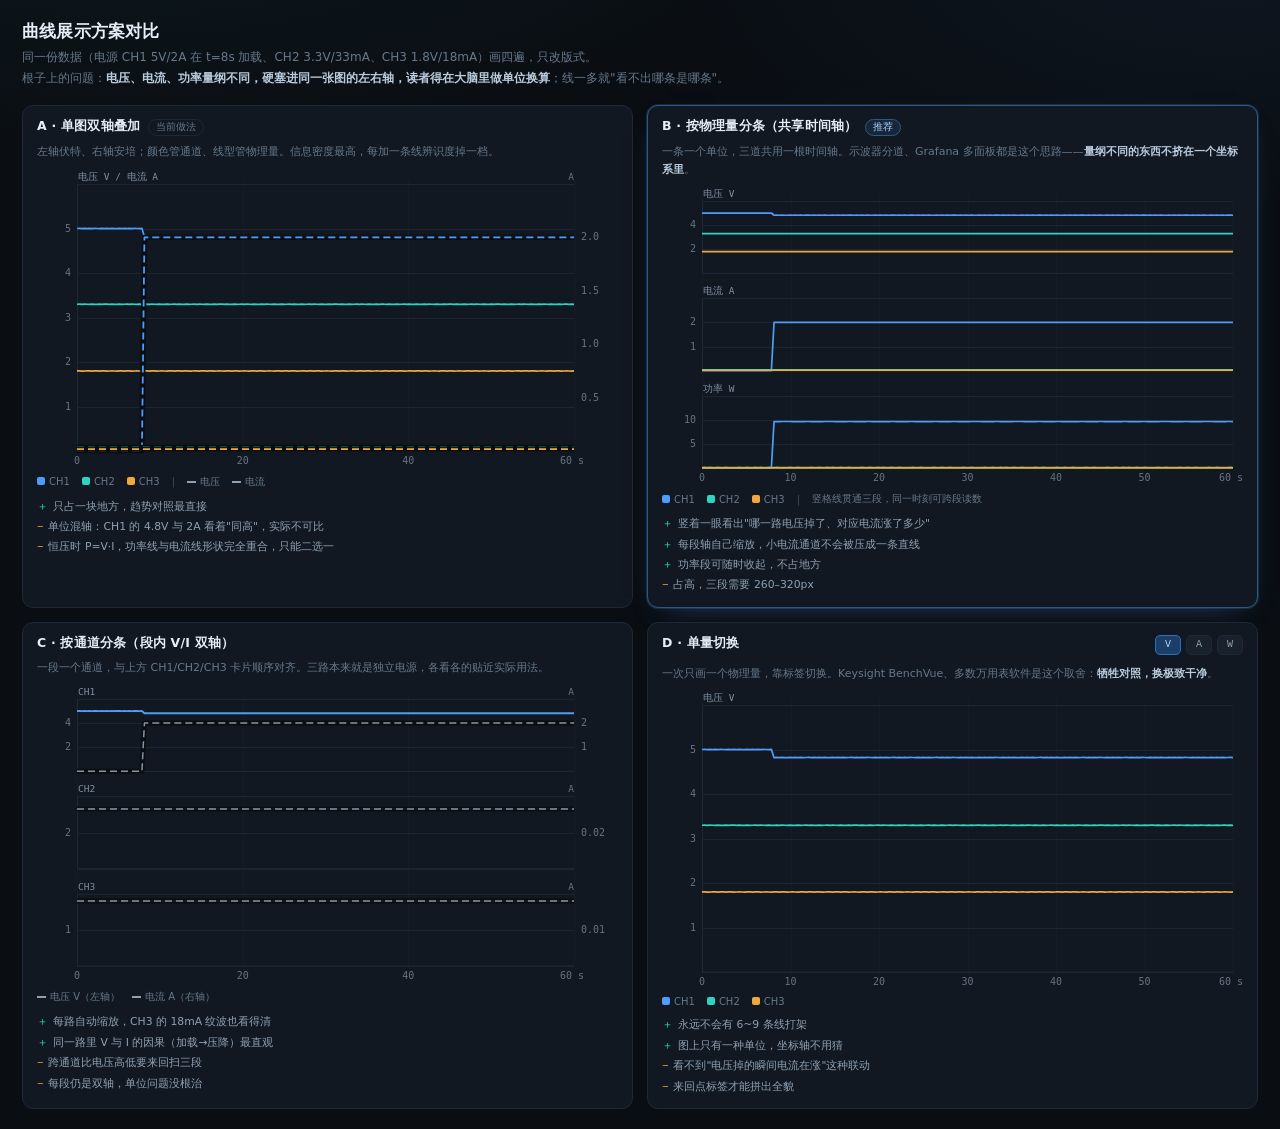
<file: preview/曲线方案对比.html>
<!DOCTYPE html>
<html lang="zh-CN">
<head>
<meta charset="utf-8">
<title>曲线展示方案对比 · ITECH 测试台</title>
<style>
  :root{
    --bg:#0a0e13; --panel:#111821; --panel-2:#151d28; --line:#1e2836; --line-soft:#18212c;
    --text:#e6eef7; --dim:#8fa0b3; --dim-2:#66788b;
    --accent:#4f9cf9; --ok:#2dd4bf; --warn:#f0a83c;
    --mono:"JetBrains Mono","Cascadia Mono",Consolas,monospace;
  }
  *{box-sizing:border-box}
  body{margin:0;background:var(--bg);color:var(--text);
    font-family:"Segoe UI","Microsoft YaHei",system-ui,sans-serif;font-size:13px;
    background-image:radial-gradient(1100px 460px at 10% -12%,rgba(45,212,191,.06),transparent 62%),
                     radial-gradient(900px 420px at 96% -4%,rgba(79,156,249,.06),transparent 62%);
    padding:20px 22px 28px}
  h1{font-size:17px;margin:0 0 4px;font-weight:600;letter-spacing:.2px}
  .sub{color:var(--dim-2);font-size:12px;margin:0 0 16px;line-height:1.75;max-width:1100px}
  .sub b{color:#b9cbdd;font-weight:600}
  .grid{display:grid;grid-template-columns:repeat(2,minmax(0,1fr));gap:14px;max-width:1250px}
  .card{background:var(--panel);border:1px solid var(--line);border-radius:11px;padding:12px 14px 11px;
        display:flex;flex-direction:column;min-width:0;position:relative}
  .card.pick{border-color:#2b5a86;box-shadow:0 0 0 1px rgba(79,156,249,.18),0 10px 30px -20px rgba(79,156,249,.6)}
  .ch-head{display:flex;align-items:baseline;gap:8px;margin-bottom:2px}
  .ch-head h2{font-size:12.5px;margin:0;font-weight:600;letter-spacing:.2px}
  .ch-head .tag{font-family:var(--mono);font-size:9.5px;color:var(--dim-2);border:1px solid var(--line);
    border-radius:20px;padding:1px 7px}
  .card.pick .tag{color:#a9d3ff;border-color:#2b5a86;background:rgba(79,156,249,.1)}
  .why{color:var(--dim-2);font-size:11px;margin:5px 0 8px;line-height:1.6;min-height:16px}
  .why b{color:#b9cbdd;font-weight:600}
  .cv-wrap{position:relative;height:300px;border-radius:8px;overflow:hidden}
  canvas{width:100%;height:100%;display:block}
  .notes{list-style:none;margin:8px 0 0;padding:0;font-size:10.8px;color:var(--dim);line-height:1.8;
         display:flex;flex-direction:column;gap:0}
  .notes li::before{content:"＋";color:var(--ok);margin-right:5px;font-family:var(--mono)}
  .notes li.c::before{content:"−";color:var(--warn)}
  .legend{display:flex;gap:12px;font-size:10px;color:var(--dim-2);align-items:center;margin-top:6px;flex-wrap:wrap}
  .legend i{display:inline-block;width:9px;height:0;border-top:2px solid #8fa0b3;margin-right:4px;vertical-align:2px}
  .legend .sq{width:8px;height:8px;border:0;border-radius:2px;vertical-align:0px}
  .tabs{display:flex;gap:5px}
  .tabs button{font-family:var(--mono);font-size:10px;height:20px;padding:0 9px;border-radius:5px;
    border:1px solid var(--line);background:#18212c;color:var(--dim);cursor:pointer}
  .tabs button.on{background:#1b3f68;border-color:#2f6fb8;color:#a9d3ff}
  .topbar{display:flex;align-items:center;gap:9px;margin-bottom:5px}
  .topbar .sp{flex:1}
  @media (max-width:1080px){.grid{grid-template-columns:1fr}}
</style>
</head>
<body>

<h1>曲线展示方案对比</h1>
<p class="sub">
  同一份数据（电源 CH1 5V/2A 在 t=8s 加载、CH2 3.3V/33mA、CH3 1.8V/18mA）画四遍，只改版式。<br>
  根子上的问题：<b>电压、电流、功率量纲不同，硬塞进同一张图的左右轴，读者得在大脑里做单位换算</b>；线一多就"看不出哪条是哪条"。
</p>

<div class="grid">

  <!-- A -->
  <section class="card">
    <div class="ch-head"><h2>A · 单图双轴叠加</h2><span class="tag">当前做法</span></div>
    <p class="why">左轴伏特、右轴安培；颜色管通道、线型管物理量。信息密度最高，每加一条线辨识度掉一档。</p>
    <div class="cv-wrap"><canvas id="cvA"></canvas></div>
    <div class="legend">
      <span><i class="sq" style="background:#4f9cf9"></i>CH1</span>
      <span><i class="sq" style="background:#2dd4bf"></i>CH2</span>
      <span><i class="sq" style="background:#f0a83c"></i>CH3</span>
      <span style="color:#3d4b59">|</span>
      <span><i style="border-top-style:solid"></i>电压</span>
      <span><i style="border-top-style:dashed"></i>电流</span>
    </div>
    <ul class="notes">
      <li>只占一块地方，趋势对照最直接</li>
      <li class="c">单位混轴：CH1 的 4.8V 与 2A 看着"同高"，实际不可比</li>
      <li class="c">恒压时 P=V·I，功率线与电流线形状完全重合，只能二选一</li>
    </ul>
  </section>

  <!-- B -->
  <section class="card pick">
    <div class="ch-head"><h2>B · 按物理量分条（共享时间轴）</h2><span class="tag">推荐</span></div>
    <p class="why">一条一个单位，三道共用一根时间轴。示波器分道、Grafana 多面板都是这个思路——<b>量纲不同的东西不挤在一个坐标系里</b>。</p>
    <div class="cv-wrap"><canvas id="cvB"></canvas></div>
    <div class="legend">
      <span><i class="sq" style="background:#4f9cf9"></i>CH1</span>
      <span><i class="sq" style="background:#2dd4bf"></i>CH2</span>
      <span><i class="sq" style="background:#f0a83c"></i>CH3</span>
      <span style="color:#3d4b59">|</span>
      <span>竖格线贯通三段，同一时刻可跨段读数</span>
    </div>
    <ul class="notes">
      <li>竖着一眼看出"哪一路电压掉了、对应电流涨了多少"</li>
      <li>每段轴自己缩放，小电流通道不会被压成一条直线</li>
      <li>功率段可随时收起，不占地方</li>
      <li class="c">占高，三段需要 260–320px</li>
    </ul>
  </section>

  <!-- C -->
  <section class="card">
    <div class="ch-head"><h2>C · 按通道分条（段内 V/I 双轴）</h2></div>
    <p class="why">一段一个通道，与上方 CH1/CH2/CH3 卡片顺序对齐。三路本来就是独立电源，各看各的贴近实际用法。</p>
    <div class="cv-wrap"><canvas id="cvC"></canvas></div>
    <div class="legend">
      <span><i style="border-top-style:solid"></i>电压 V（左轴）</span>
      <span><i style="border-top-style:dashed"></i>电流 A（右轴）</span>
    </div>
    <ul class="notes">
      <li>每路自动缩放，CH3 的 18mA 纹波也看得清</li>
      <li>同一路里 V 与 I 的因果（加载→压降）最直观</li>
      <li class="c">跨通道比电压高低要来回扫三段</li>
      <li class="c">每段仍是双轴，单位问题没根治</li>
    </ul>
  </section>

  <!-- D -->
  <section class="card">
    <div class="topbar">
      <div class="ch-head"><h2>D · 单量切换</h2></div>
      <div class="sp"></div>
      <div class="tabs"><button class="on">V</button><button>A</button><button>W</button></div>
    </div>
    <p class="why">一次只画一个物理量，靠标签切换。Keysight BenchVue、多数万用表软件是这个取舍：<b>牺牲对照，换极致干净</b>。</p>
    <div class="cv-wrap"><canvas id="cvD"></canvas></div>
    <div class="legend">
      <span><i class="sq" style="background:#4f9cf9"></i>CH1</span>
      <span><i class="sq" style="background:#2dd4bf"></i>CH2</span>
      <span><i class="sq" style="background:#f0a83c"></i>CH3</span>
    </div>
    <ul class="notes">
      <li>永远不会有 6~9 条线打架</li>
      <li>图上只有一种单位，坐标轴不用猜</li>
      <li class="c">看不到"电压掉的瞬间电流在涨"这种联动</li>
      <li class="c">来回点标签才能拼出全貌</li>
    </ul>
  </section>

</div>

<script>
/* ---------------- 造数据 ---------------- */
const chCol = {1:'#4f9cf9',2:'#2dd4bf',3:'#f0a83c'};
const N = 200, TSPAN = 60;
const xs = [], D = {1:{v:[],i:[],p:[]},2:{v:[],i:[],p:[]},3:{v:[],i:[],p:[]}};
for (let k = 0; k < N; k++) {
  const t = TSPAN * k / (N - 1);
  xs.push(t);
  const i1 = t < 8 ? 0.004 : 2.0, i2 = 0.033, i3 = 0.018;
  const v1 = 5.00 - i1 * 0.09 + Math.sin(t * 9.1) * 0.004;
  const v2 = 3.30 - i2 * 0.08 + Math.sin(t * 7.7) * 0.003;
  const v3 = 1.80 - i3 * 0.08 + Math.sin(t * 6.3) * 0.0025;
  [[1, v1, i1], [2, v2, i2], [3, v3, i3]].forEach(([c, v, i]) => {
    D[c].v.push(v); D[c].i.push(i); D[c].p.push(v * i);
  });
}

/* ---------------- 绘图内核 ---------------- */
function niceNum(range, round) {
  if (range <= 0 || !isFinite(range)) return 1;
  const exp = Math.floor(Math.log10(range));
  const f = range / Math.pow(10, exp);
  let nf;
  if (round) nf = f < 1.5 ? 1 : f < 3 ? 2 : f < 7 ? 5 : 10;
  else nf = f <= 1 ? 1 : f <= 2 ? 2 : f <= 5 ? 5 : 10;
  return nf * Math.pow(10, exp);
}
function makeTicks(min, max, count) {
  if (!isFinite(min) || !isFinite(max)) { min = 0; max = 1; }
  if (max - min < 1e-9) max = min + 1;
  const step = niceNum((max - min) / Math.max(1, count - 1), true);
  const lo = Math.floor(min / step) * step;
  const hi = Math.ceil(max / step) * step;
  const vals = [];
  for (let v = lo; v <= hi + step * .5; v += step) vals.push(+v.toFixed(10));
  return { lo, hi, vals, step };
}
function fmtNum(v, step) {
  const a = Math.abs(v);
  if (a >= 1000) return v.toFixed(0);
  if (step >= 1) return v.toFixed(0);
  if (step >= .1) return v.toFixed(1);
  if (step >= .01) return v.toFixed(2);
  if (a < .01 && a > 0) return v.toFixed(3);
  return v.toFixed(2);
}
function boundsOf(list) {
  let mx = -Infinity;
  list.forEach(s => s.vals.forEach(v => { if (v != null && isFinite(v) && v > mx) mx = v; }));
  if (!isFinite(mx) || mx <= 0) mx = 1;
  return mx;
}

/**
 * panels: [{ label, ru, series:[{vals,color,dash,width,axis}] }]
 * 每段 = 13px 标签带 + 绘图区；竖格线贯通全图。
 */
function draw(canvas, panels, opt) {
  opt = opt || {};
  const dpr = window.devicePixelRatio || 1;
  const rect = canvas.getBoundingClientRect();
  const W = Math.round(rect.width), H = Math.round(rect.height);
  canvas.width = Math.round(W * dpr); canvas.height = Math.round(H * dpr);
  const ctx = canvas.getContext('2d');
  ctx.setTransform(dpr, 0, 0, dpr, 0, 0);
  ctx.clearRect(0, 0, W, H);
  if (W < 60 || H < 60) return;

  const n = panels.length;
  const anyRight = panels.some(p => p.series.some(s => s.axis === 'right'));
  const padL = 40;
  const padR = anyRight ? 44 : 10;
  const padT = 2, padB = 18, gap = opt.gap != null ? opt.gap : 13;
  const band = 13;
  const pw = W - padL - padR;
  const ph = (H - padT - padB - band * n - gap * (n - 1)) / n;

  const xmin = xs[0], xmax = xs[xs.length - 1];
  const xSpan = Math.max(xmax - xmin, 1e-9);
  const X = v => padL + (v - xmin) / xSpan * pw;
  const xt = makeTicks(xmin, xmax, Math.max(2, Math.min(8, Math.round(pw / 92))));
  const bottomY = padT + n * band + n * ph + gap * (n - 1);

  ctx.font = '10px "JetBrains Mono", Consolas, monospace';
  ctx.textBaseline = 'middle';

  // 贯通竖格线
  ctx.strokeStyle = '#141d27'; ctx.lineWidth = 1;
  xt.vals.forEach(v => {
    if (v < xmin - 1e-9 || v > xmax + 1e-9) return;
    const x = Math.round(X(v)) + .5;
    ctx.beginPath(); ctx.moveTo(x, padT + band - 4); ctx.lineTo(x, bottomY); ctx.stroke();
  });

  panels.forEach((p, idx) => {
    const labelY = padT + idx * (band + ph + gap);
    const y0 = labelY + band;
    const left = p.series.filter(s => s.axis !== 'right');
    const right = p.series.filter(s => s.axis === 'right');
    const lm = boundsOf(left), rm = boundsOf(right);
    const tickN = Math.max(3, Math.min(5, Math.round(ph / 30)));
    const lt = makeTicks(0, lm * 1.08, tickN);
    const rt = makeTicks(0, rm * 1.08, tickN);
    const LY = v => y0 + ph - (v - lt.lo) / (lt.hi - lt.lo) * ph;
    const RY = v => y0 + ph - (v - rt.lo) / (rt.hi - rt.lo) * ph;

    // 段标签（上方独立一条带，永不与刻度打架）
    if (p.label) {
      ctx.fillStyle = '#7e8fa1'; ctx.textAlign = 'left';
      ctx.font = '9.5px "JetBrains Mono", Consolas, monospace';
      ctx.fillText(p.label, padL + 1, labelY + 6.5);
    }
    if (p.ru) {
      ctx.fillStyle = '#657383'; ctx.textAlign = 'right';
      ctx.fillText(p.ru, padL + pw, labelY + 6.5);
    }
    ctx.font = '10px "JetBrains Mono", Consolas, monospace';

    // 横格线 + 左刻度
    ctx.strokeStyle = '#1a2531'; ctx.lineWidth = 1;
    ctx.fillStyle = '#657383'; ctx.textAlign = 'right';
    lt.vals.forEach(v => {
      const y = Math.round(LY(v)) + .5;
      if (y < y0 - 1 || y > y0 + ph + 1) return;
      ctx.beginPath(); ctx.moveTo(padL, y); ctx.lineTo(padL + pw, y); ctx.stroke();
      if (y > y0 + 5 && y < y0 + ph - 3) ctx.fillText(fmtNum(v, lt.step), padL - 6, y);
    });
    if (right.length) {
      ctx.textAlign = 'left';
      rt.vals.forEach(v => {
        const y = Math.round(RY(v)) + .5;
        if (y < y0 + 5 || y > y0 + ph - 3) return;
        ctx.fillText(fmtNum(v, rt.step), padL + pw + 7, y);
      });
    }

    // 左竖 + 底横
    ctx.strokeStyle = '#1e2836';
    ctx.beginPath();
    ctx.moveTo(padL + .5, y0); ctx.lineTo(padL + .5, y0 + ph);
    ctx.lineTo(padL + pw, y0 + ph);
    ctx.stroke();

    p.series.forEach(s => {
      const Y = s.axis === 'right' ? RY : LY;
      const pts = s.vals.map((v, i) => (v == null || !isFinite(v)) ? null : [X(xs[i]), Y(v)]);
      ctx.beginPath();
      let started = false;
      pts.forEach(pt => {
        if (!pt) { started = false; return; }
        if (!started) { ctx.moveTo(pt[0], pt[1]); started = true; }
        else ctx.lineTo(pt[0], pt[1]);
      });
      if (s.dash) {
        ctx.save(); ctx.setLineDash([]);
        ctx.strokeStyle = 'rgba(10,14,19,.94)';
        ctx.lineWidth = (s.width || 1.8) + 3.6;
        ctx.lineJoin = 'round'; ctx.stroke(); ctx.restore();
      }
      ctx.strokeStyle = s.color;
      ctx.lineWidth = s.width || 1.8;
      ctx.lineJoin = 'round';
      ctx.setLineDash(s.dash || []);
      ctx.stroke(); ctx.setLineDash([]);
    });
  });

  // X 轴：末位刻度带单位
  ctx.fillStyle = '#657383';
  const yx = bottomY + 10;
  const lastV = xt.vals[xt.vals.length - 1];
  xt.vals.forEach(v => {
    if (v < xmin - 1e-9 || v > xmax + 1e-9) return;
    const isLast = v === lastV;
    ctx.textAlign = isLast ? 'right' : 'center';
    const s = isLast ? fmtNum(v, xt.step) + ' s' : fmtNum(v, xt.step);
    ctx.fillText(s, X(v) + (isLast ? 10 : 0), yx);
  });
}

/* ---------------- 四种版式 ---------------- */
const S3 = q => [1, 2, 3].map(c => ({ vals: D[c][q], color: chCol[c], axis: 'left', width: 1.7 }));

draw(document.getElementById('cvA'), [{
  label: '电压 V / 电流 A', ru: 'A',
  series: [...S3('v'), ...[1, 2, 3].map(c => ({
    vals: D[c].i, color: chCol[c], axis: 'right', width: 1.8, dash: [7, 4]
  }))]
}], { gap: 0 });

draw(document.getElementById('cvB'), [
  { label: '电压 V', series: S3('v') },
  { label: '电流 A', series: S3('i') },
  { label: '功率 W', series: S3('p') },
], { gap: 12 });

draw(document.getElementById('cvC'), [1, 2, 3].map(c => ({
  label: 'CH' + c, ru: 'A',
  series: [
    { vals: D[c].v, color: chCol[c], axis: 'left', width: 1.9 },
    { vals: D[c].i, color: '#8794a6', axis: 'right', width: 1.5, dash: [7, 4] },
  ]
})), { gap: 12 });

draw(document.getElementById('cvD'), [{ label: '电压 V', series: S3('v') }], { gap: 0 });
</script>
</body>
</html>
</file>
